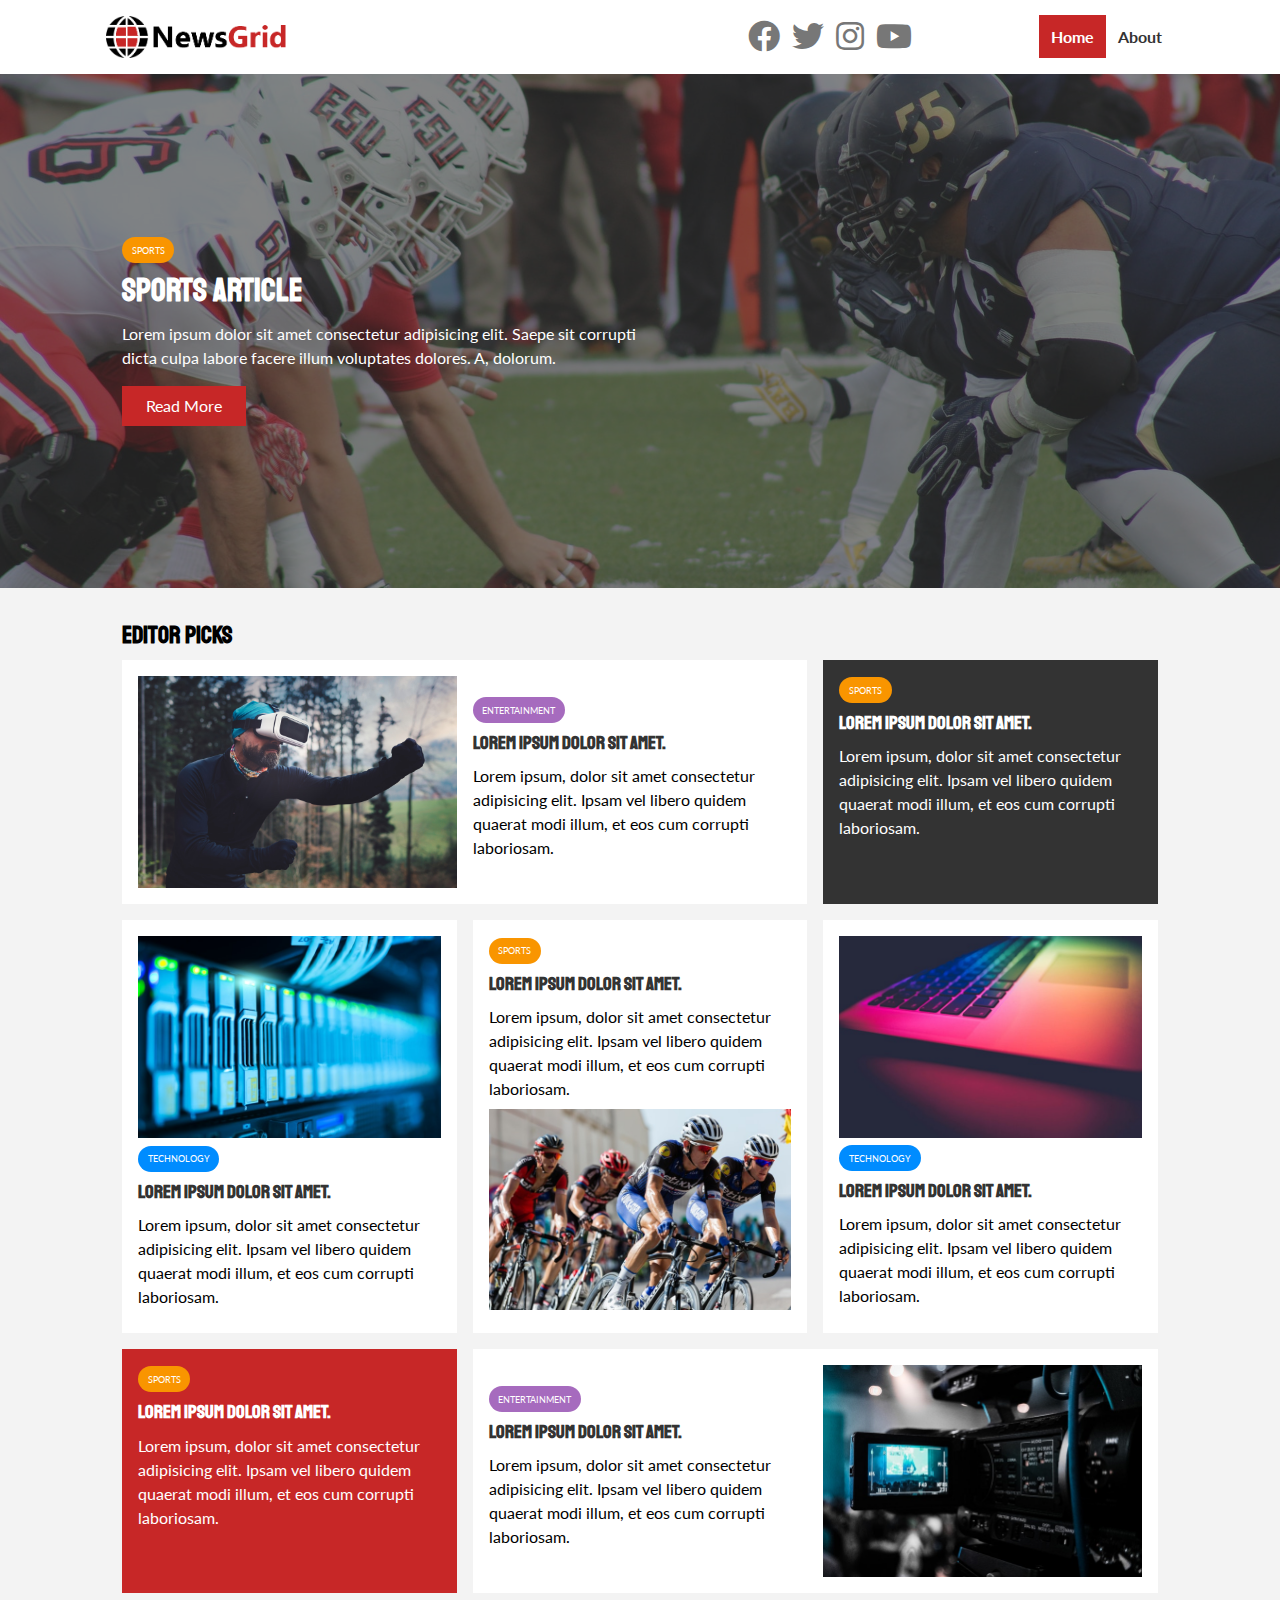
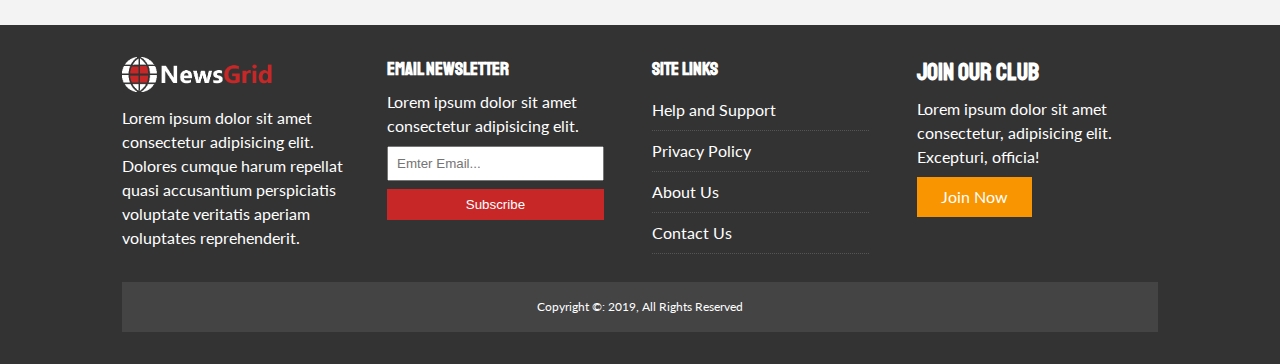
<file: index.html>
<!DOCTYPE html>
<html lang="en">
<head>
  <meta charset="UTF-8">
  <meta name="viewport" content="width=device-width, initial-scale=1.0">
  <meta http-equiv="X-UA-Compatible" content="ie=edge">
  
  <!--Stylesheets-->
  <link rel="stylesheet" href="https://use.fontawesome.com/releases/v5.6.1/css/all.css" crossorigin="anonymous">
  <link href="https://fonts.googleapis.com/css?family=Lato|Staatliches&display=swap" rel="stylesheet">
  <link rel="stylesheet" href="css/style.css">
  <link rel="stylesheet" media="screen and (max-width: 768px)" href="css/mobile.css">
  <link rel="shortcut icon" type="image/x-icon" href="favicon.ico">

  <title>News Grid | Latest News</title>
</head>

<body>
<!--Navbar-->
  <nav id="main-nav">
    <div class="container">
      <img src="img/logo.png" alt="NewsGrid" class="logo">
      <div class="social">
        <a href="#"><i class="fab fa-facebook fa-2x"></i></a>
        <a href="#"><i class="fab fa-twitter fa-2x"></i></a>
        <a href="#"><i class="fab fa-instagram fa-2x"></i></a>
        <a href="#"><i class="fab fa-youtube fa-2x"></i></a>
      </div>
      <ul>
        <li><a href="index.html" class="current">Home</a></li>
        <li><a href="about.html">About</a></li>
      </ul>
    </div>
  </nav>

<!--Showcase-->
<header id="showcase">
  <div class="container">
   <!--text and button inside header-->
    <div class="showcase-container">
      <div class="showcase-content">
        <div class="category category-sports">Sports</div>
        <h1>Sports Article</h1>
        <p>Lorem ipsum dolor sit amet consectetur adipisicing elit. Saepe sit corrupti dicta culpa labore facere illum voluptates dolores. A, dolorum.</p>
        <a href="article.html" class="btn btn-primary">Read More</a>
      </div>  
    </div>
  </div>
</header>

<!--Home Articles-->
<section id="home-articles" class="py-2">
  <div class="container">
    <h2>Editor Picks</h2>
    <div class="articles-container">
    <!--This will be a grid item (within a grid)-->
    <!--1 ent-->
      <article class="card">
        <img src="img/articles/ent1.jpg" alt="">
          <div>
            <div class="category category-ent">Entertainment</div>
            <h3>
              <a href="article.html">Lorem ipsum dolor sit amet.</a>
            </h3>
            <p>Lorem ipsum, dolor sit amet consectetur adipisicing elit. Ipsam vel libero quidem quaerat modi illum, et eos cum corrupti laboriosam.</p>
          </div>
      </article>

        <!--2 sports, not a grid-->
        <article class="card bg-dark">
          <div class="category category-sports">Sports</div>
          <h3>
            <a href="article.html">Lorem ipsum dolor sit amet.</a>
          </h3>
          <p>Lorem ipsum, dolor sit amet consectetur adipisicing elit. Ipsam vel libero quidem quaerat modi illum, et eos cum corrupti laboriosam.</p> 
        </article>

         <!--3 Tech--> 
        <article class="card">
          <img src="img/articles/tech1.jpg" alt="">
          <div class="category category-tech">Technology</div>
          <h3>
            <a href="article.html">Lorem ipsum dolor sit amet.</a>
           </h3>
           <p>Lorem ipsum, dolor sit amet consectetur adipisicing elit. Ipsam vel libero quidem quaerat modi illum, et eos cum corrupti laboriosam.</p> 
        </article>

        <!--4 Sports 2-->
        <article class="card">
          <div class="category category-sports">Sports</div>
          <h3>
            <a href="article.html">Lorem ipsum dolor sit amet.</a>
           </h3>
           <p>Lorem ipsum, dolor sit amet consectetur adipisicing elit. Ipsam vel libero quidem quaerat modi illum, et eos cum corrupti laboriosam.</p> 
           <img src="img/articles/sports1.jpg" alt="">
        </article>

        <!--5 Tech 2-->
        <article class="card">
          <img src="img/articles/tech2.jpg" alt="">
          <div class="category category-tech">Technology</div>
          <h3>
            <a href="article.html">Lorem ipsum dolor sit amet.</a>
           </h3>
           <p>Lorem ipsum, dolor sit amet consectetur adipisicing elit. Ipsam vel libero quidem quaerat modi illum, et eos cum corrupti laboriosam.</p> 
        </article>

        <!--6 Sports 3-->
        <article class="card bg-primary">
          <div class="category category-sports">Sports</div>
          <h3>
            <a href="article.html">Lorem ipsum dolor sit amet.</a>
          </h3>
          <p>Lorem ipsum, dolor sit amet consectetur adipisicing elit. Ipsam vel libero quidem quaerat modi illum, et eos cum corrupti laboriosam.</p> 
        </article>

        <!--7 ent 2, grid in a grid-->
        <article class="card">
          <div>
            <div class="category category-ent">Entertainment</div>
            <h3>
              <a href="article.html">Lorem ipsum dolor sit amet.</a>
            </h3>
            <p>Lorem ipsum, dolor sit amet consectetur adipisicing elit. Ipsam vel libero quidem quaerat modi illum, et eos cum corrupti laboriosam.</p>
          </div>
          <img src="img/articles/ent2.jpg" alt="">
        </article>
     </div>
  </div>
</section>

<!--Footer-->
<footer id="main-footer" class="py-2">
  <div class="container footer-container">
    <!--5 div,4 in 1 row, and 1 span all the way-->
    <div>
      <img src="img/logo_light.png" alt="">
      <p>Lorem ipsum dolor sit amet consectetur adipisicing elit. Dolores cumque harum repellat quasi accusantium perspiciatis voluptate veritatis aperiam voluptates reprehenderit.</p>
    </div>
    <div>
      <h3>Email Newsletter</h3>
      <p>Lorem ipsum dolor sit amet consectetur adipisicing elit.</p>
      <form name="contact" method="POST" data-netlify="true">
        <input type="email" name="email" placeholder="Emter Email...">
        <input type="submit" value="Subscribe" class="btn btn-primary">
      </form>
    </div>
    <div>
      <h3>Site Links</h3>
      <ul class="list">
        <li><a href="#">Help and Support</a></li>
        <li><a href="#">Privacy Policy</a></li>
        <li><a href="#">About Us</a></li>
        <li><a href="#">Contact Us</a></li>
      </ul>
    </div>
    <div>
      <h2>Join Our Club</h2>
      <p>Lorem ipsum dolor sit amet consectetur, adipisicing elit. Excepturi, officia!</p>
      <a href="#" class="btn btn-secondary">Join Now</a>
    </div>
    <div>
      <p>Copyright &copy: 2019, All Rights Reserved</p>
    </div>

  </div>
</footer>

</body>
</html>
</file>
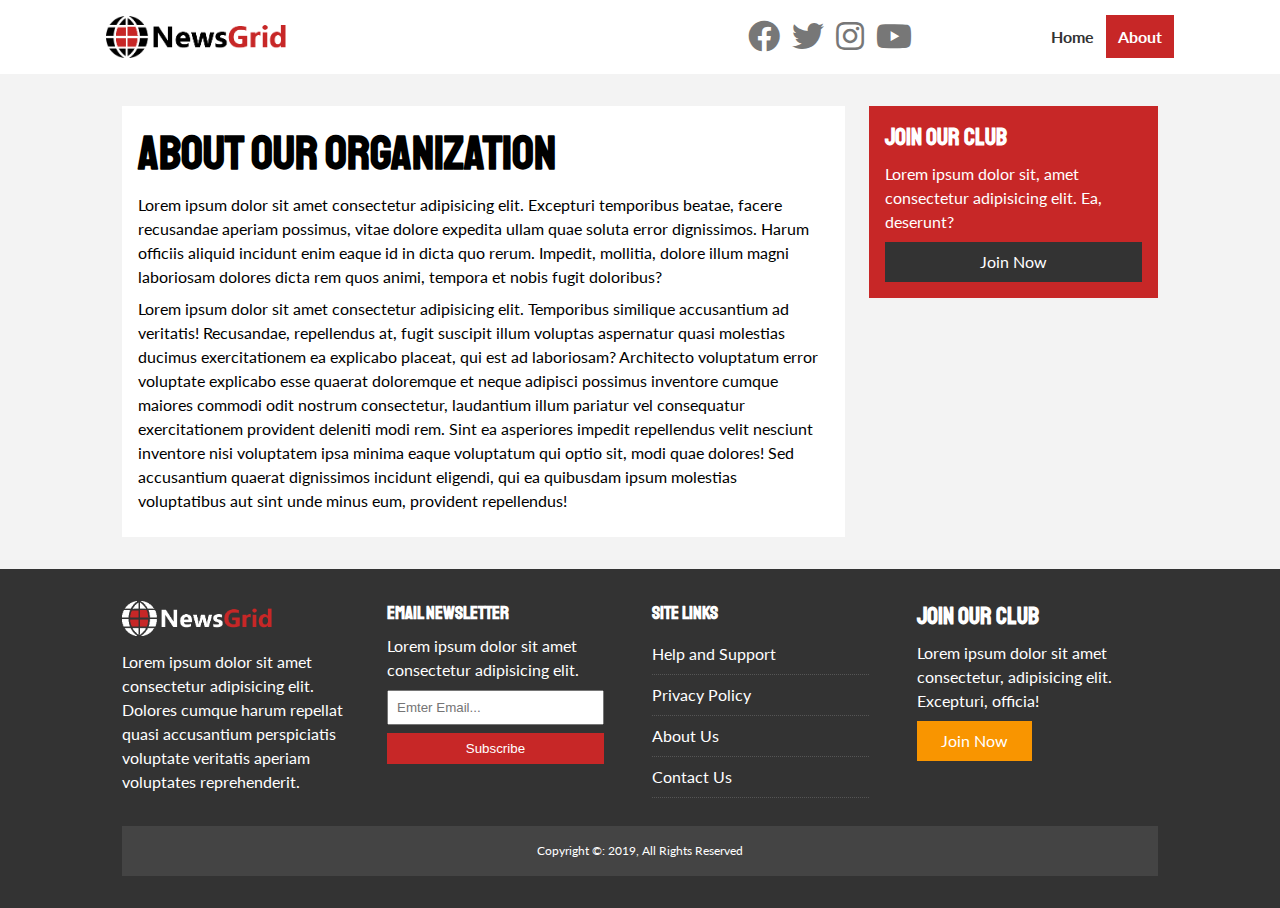
<file: about.html>
<!DOCTYPE html>
<html lang="en">
<head>
  <meta charset="UTF-8">
  <meta name="viewport" content="width=device-width, initial-scale=1.0">
  <meta http-equiv="X-UA-Compatible" content="ie=edge">
  
  <!--Stylesheets-->
  <link rel="stylesheet" href="https://use.fontawesome.com/releases/v5.6.1/css/all.css" crossorigin="anonymous">
  <link href="https://fonts.googleapis.com/css?family=Lato|Staatliches&display=swap" rel="stylesheet">
  <link rel="stylesheet" href="css/style.css">
  <link rel="stylesheet" media="screen and (max-width: 768px)" href="css/mobile.css">
  <link rel="shortcut icon" type="image/x-icon" href="favicon.ico">

  <title>News Grid | About</title>
</head>

<body>
<!--Navbar-->
  <nav id="main-nav">
    <div class="container">
      <img src="img/logo.png" alt="NewsGrid" class="logo">
      <div class="social">
        <a href="#"><i class="fab fa-facebook fa-2x"></i></a>
        <a href="#"><i class="fab fa-twitter fa-2x"></i></a>
        <a href="#"><i class="fab fa-instagram fa-2x"></i></a>
        <a href="#"><i class="fab fa-youtube fa-2x"></i></a>
      </div>
      <ul>
        <li><a href="index.html">Home</a></li>
        <li><a href="about.html" class="current">About</a></li>
      </ul>
    </div>
  </nav>

  <!--About-->
  <section id="about">
    <div class="container">
      <!--This will be our grid, I can reuse this, we will create a main page and anything else will be a sidebar-->
      <div class="page-container">
        <article class="card">
          <h1 class="l-heading">About Our Organization</h1>
          <p>Lorem ipsum dolor sit amet consectetur adipisicing elit. Excepturi temporibus beatae, facere recusandae aperiam possimus, vitae dolore expedita ullam quae soluta error dignissimos. Harum officiis aliquid incidunt enim eaque id in dicta quo rerum. Impedit, mollitia, dolore illum magni laboriosam dolores dicta rem quos animi, tempora et nobis fugit doloribus?</p>
          <p>Lorem ipsum dolor sit amet consectetur adipisicing elit. Temporibus similique accusantium ad veritatis! Recusandae, repellendus at, fugit suscipit illum voluptas aspernatur quasi molestias ducimus exercitationem ea explicabo placeat, qui est ad laboriosam? Architecto voluptatum error voluptate explicabo esse quaerat doloremque et neque adipisci possimus inventore cumque maiores commodi odit nostrum consectetur, laudantium illum pariatur vel consequatur exercitationem provident deleniti modi rem. Sint ea asperiores impedit repellendus velit nesciunt inventore nisi voluptatem ipsa minima eaque voluptatum qui optio sit, modi quae dolores! Sed accusantium quaerat dignissimos incidunt eligendi, qui ea quibusdam ipsum molestias voluptatibus aut sint unde minus eum, provident repellendus!</p>
        </article>

        <!--Sidebar-->
        <aside class="card bg-primary">
          <h2>Join Our Club</h2>
          <p>Lorem ipsum dolor sit, amet consectetur adipisicing elit. Ea, deserunt?</p>
          <a href="#" class="btn btn-dark btn-block">Join Now</a>
        </aside>
      </div>
    </div>
  </section>

  <!--Footer-->
  <footer id="main-footer" class="py-2">
    <div class="container footer-container">
      <!--5 div,4 in 1 row, and 1 span all the way-->
      <div>
        <img src="img/logo_light.png" alt="">
        <p>Lorem ipsum dolor sit amet consectetur adipisicing elit. Dolores cumque harum repellat quasi accusantium perspiciatis voluptate veritatis aperiam voluptates reprehenderit.</p>
      </div>
      <div>
        <h3>Email Newsletter</h3>
        <p>Lorem ipsum dolor sit amet consectetur adipisicing elit.</p>
        <form name="contact" method="POST" data-netlify="true">
          <input name="email" type="email" placeholder="Emter Email...">
          <input type="submit" value="Subscribe" class="btn btn-primary">
        </form>
      </div>
      <div>
        <h3>Site Links</h3>
        <ul class="list">
          <li><a href="#">Help and Support</a></li>
          <li><a href="#">Privacy Policy</a></li>
          <li><a href="#">About Us</a></li>
          <li><a href="#">Contact Us</a></li>
        </ul>
      </div>
      <div>
        <h2>Join Our Club</h2>
        <p>Lorem ipsum dolor sit amet consectetur, adipisicing elit. Excepturi, officia!</p>
        <a href="#" class="btn btn-secondary">Join Now</a>
      </div>
      <div>
        <p>Copyright &copy: 2019, All Rights Reserved</p>
      </div>
  
    </div>
  </footer>
</body>
</html>
</file>
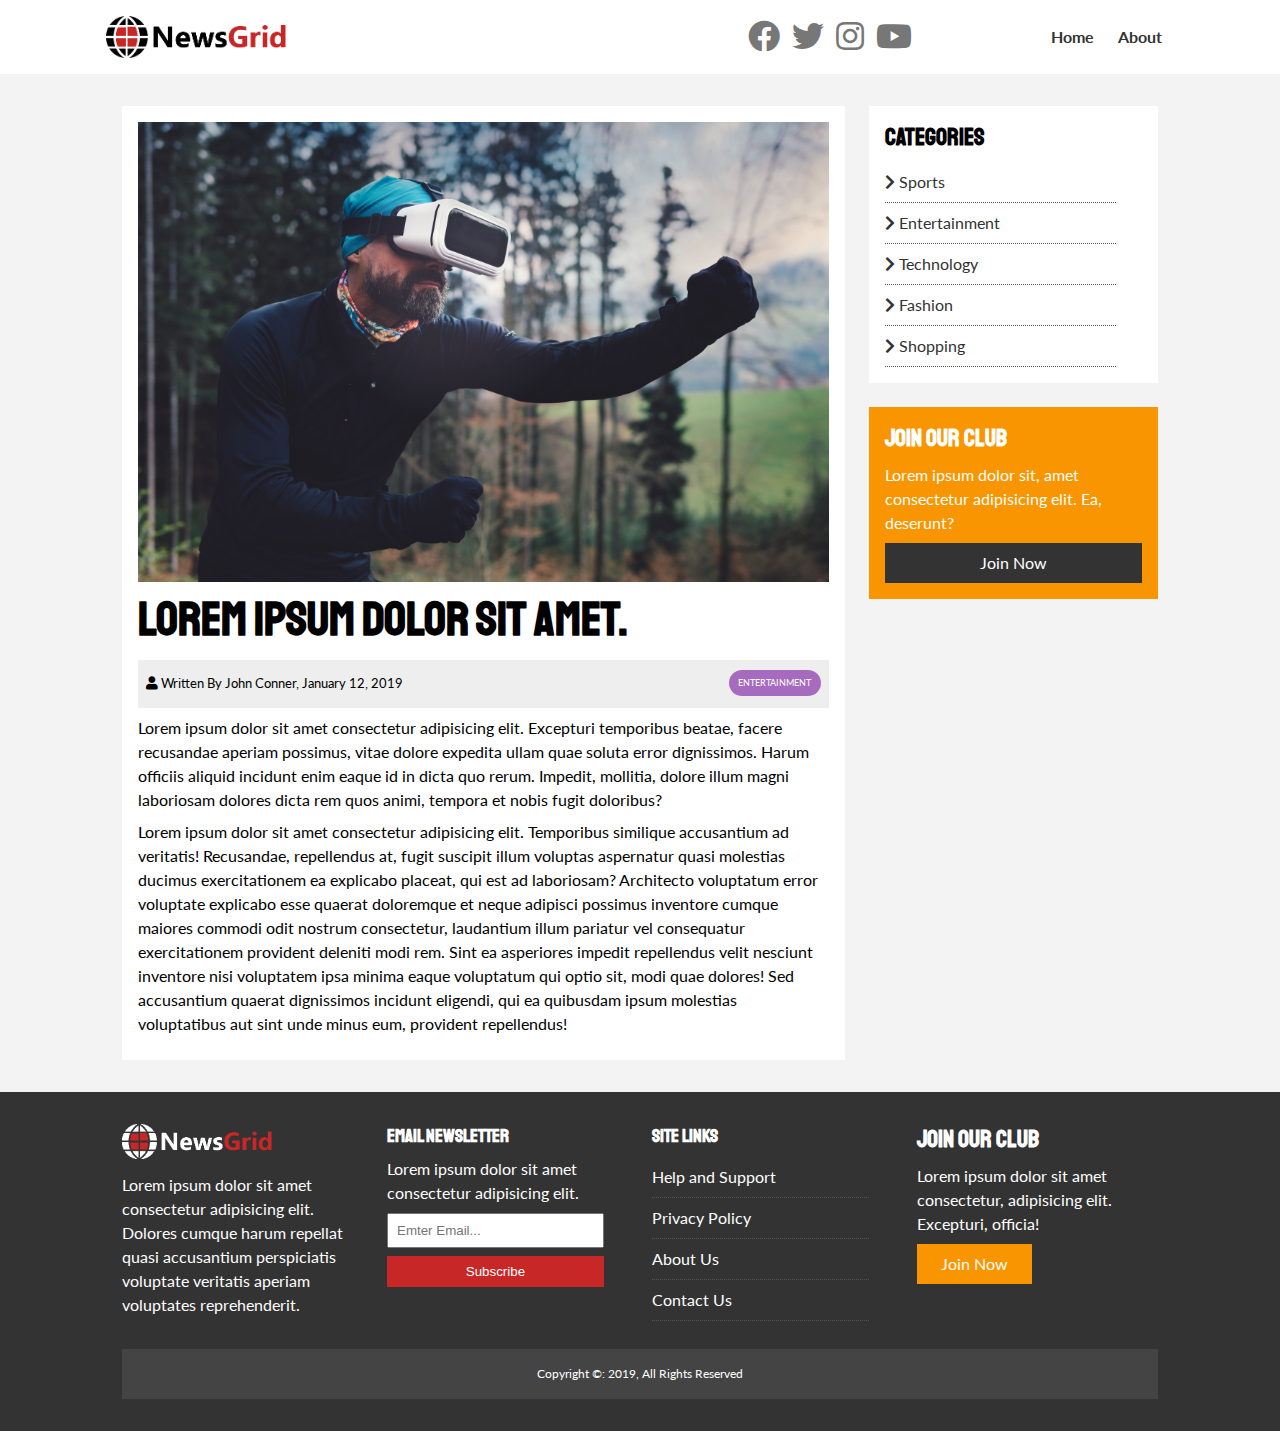
<file: article.html>
<!DOCTYPE html>
<html lang="en">
<head>
  <meta charset="UTF-8">
  <meta name="viewport" content="width=device-width, initial-scale=1.0">
  <meta http-equiv="X-UA-Compatible" content="ie=edge">
  
  <!--Stylesheets-->
  <link rel="stylesheet" href="https://use.fontawesome.com/releases/v5.6.1/css/all.css" crossorigin="anonymous">
  <link href="https://fonts.googleapis.com/css?family=Lato|Staatliches&display=swap" rel="stylesheet">
  <link rel="stylesheet" href="css/style.css">
  <link rel="stylesheet" media="screen and (max-width: 768px)" href="css/mobile.css">
  <link rel="shortcut icon" type="image/x-icon" href="favicon.ico">

  <title>News Grid | Latest News</title>
</head>

<body>
<!--Navbar-->
  <nav id="main-nav">
    <div class="container">
      <img src="img/logo.png" alt="NewsGrid" class="logo">
      <div class="social">
        <a href="#"><i class="fab fa-facebook fa-2x"></i></a>
        <a href="#"><i class="fab fa-twitter fa-2x"></i></a>
        <a href="#"><i class="fab fa-instagram fa-2x"></i></a>
        <a href="#"><i class="fab fa-youtube fa-2x"></i></a>
      </div>
      <ul>
        <li><a href="index.html">Home</a></li>
        <li><a href="about.html">About</a></li>
      </ul>
    </div>
  </nav>

  
  <!--About-->
  <section id="article">
      <div class="container">
        <!--This will be our grid, I can reuse this, we will create a main page and anything else will be a sidebar-->
        <div class="page-container">
          <article class="card">
            <img src="img/articles/ent1.jpg" alt="">
            <h1 class="l-heading">Lorem ipsum dolor sit amet.</h1>
            <div class="meta">
              <small>
                <i class="fas fa-user"></i> Written By John Conner, January 12, 2019
              </small>
              <div class="category category-ent">Entertainment</div>
            </div>
            <p>Lorem ipsum dolor sit amet consectetur adipisicing elit. Excepturi temporibus beatae, facere recusandae aperiam possimus, vitae dolore expedita ullam quae soluta error dignissimos. Harum officiis aliquid incidunt enim eaque id in dicta quo rerum. Impedit, mollitia, dolore illum magni laboriosam dolores dicta rem quos animi, tempora et nobis fugit doloribus?</p>
            <p>Lorem ipsum dolor sit amet consectetur adipisicing elit. Temporibus similique accusantium ad veritatis! Recusandae, repellendus at, fugit suscipit illum voluptas aspernatur quasi molestias ducimus exercitationem ea explicabo placeat, qui est ad laboriosam? Architecto voluptatum error voluptate explicabo esse quaerat doloremque et neque adipisci possimus inventore cumque maiores commodi odit nostrum consectetur, laudantium illum pariatur vel consequatur exercitationem provident deleniti modi rem. Sint ea asperiores impedit repellendus velit nesciunt inventore nisi voluptatem ipsa minima eaque voluptatum qui optio sit, modi quae dolores! Sed accusantium quaerat dignissimos incidunt eligendi, qui ea quibusdam ipsum molestias voluptatibus aut sint unde minus eum, provident repellendus!</p>
          </article>
  
          <!--Sidebar-->
          <aside id="categories" class="card">
              <h2>Categories</h2>
              <ul class="list">
                <li><a href="#"><i class="fas fa-chevron-right"></i> Sports</a></li>
                <li><a href="#"><i class="fas fa-chevron-right"></i> Entertainment</a></li>
                <li><a href="#"><i class="fas fa-chevron-right"></i> Technology</a></li>
                <li><a href="#"><i class="fas fa-chevron-right"></i> Fashion</a></li>
                <li><a href="#"><i class="fas fa-chevron-right"></i> Shopping</a></li>
              </ul>
            </aside>
          <aside class="card bg-secondary">
            <h2>Join Our Club</h2>
            <p>Lorem ipsum dolor sit, amet consectetur adipisicing elit. Ea, deserunt?</p>
            <a href="#" class="btn btn-dark btn-block">Join Now</a>
          </aside>
        </div>
      </div>
    </section>
  
    
    <!--Footer-->
    <footer id="main-footer" class="py-2">
      <div class="container footer-container">
        <!--5 div,4 in 1 row, and 1 span all the way-->
        <div>
          <img src="img/logo_light.png" alt="">
          <p>Lorem ipsum dolor sit amet consectetur adipisicing elit. Dolores cumque harum repellat quasi accusantium perspiciatis voluptate veritatis aperiam voluptates reprehenderit.</p>
        </div>
        <div>
          <h3>Email Newsletter</h3>
          <p>Lorem ipsum dolor sit amet consectetur adipisicing elit.</p>
          <form name="contact" method="POST" data-netlify="true">
            <input name="email" type="email" placeholder="Emter Email...">
            <input type="submit" value="Subscribe" class="btn btn-primary">
          </form>
        </div>
        <div>
          <h3>Site Links</h3>
          <ul class="list">
            <li><a href="#">Help and Support</a></li>
            <li><a href="#">Privacy Policy</a></li>
            <li><a href="#">About Us</a></li>
            <li><a href="#">Contact Us</a></li>
          </ul>
        </div>
        <div>
          <h2>Join Our Club</h2>
          <p>Lorem ipsum dolor sit amet consectetur, adipisicing elit. Excepturi, officia!</p>
          <a href="#" class="btn btn-secondary">Join Now</a>
        </div>
        <div>
          <p>Copyright &copy: 2019, All Rights Reserved</p>
        </div>
      </div>
    </footer>
  
  </body>
</html>
</file>
<file: css/style.css>
/*variables*/
:root {
  --primary-color: #c72727;
  --secondary-color: #f99500;
  --light-color: #f3f3f3;
  --dark-color: #333;
  --max-width: 1100px;
}

.category {
  --sports-color: #f99500;
  --ent-color: #a66bbe;
  --tech-color: #008cff;
}

/*core styles*/
* {
  margin: 0;
  padding: 0;
  box-sizing: border-box;
}

body {
  font-family: 'Lato', sans-serif;
  line-height: 1.5;
  background: var(--light-color);
}

a {
  color: #333;
  text-decoration: none;
}

ul {
  list-style: none;
}

p {
  margin: .5rem 0;
}

img {
  width: 100%;
}

h1, h2, h3, h4, h5, h6 {
  font-family: 'Staatliches', cursive;
  margin-bottom: .55rem;
  line-height: 1.3;
}

/*utility classes*/
.container {
  max-width: var(--max-width);
  margin: auto;
  padding: 0 2rem;
  overflow: hidden;
}

.category {
  display: inline-block;
  color: #fff;
  font-size: 0.55rem;
  text-transform: uppercase;
  padding: 0.4rem 0.6rem;
  border-radius: 15px;
  margin-bottom: 0.5rem;
}

.category-sports { background: var(--sports-color) }
.category-tech { background: var(--tech-color) }
.category-ent { background: var(--ent-color) }

.btn {
  display: inline-block;
  border: none;
  background: var(--dark-color);
  color: #fff;
  padding: 0.5rem 1.5rem;
} 

.btn-light { background: var(--light-color) }
.btn-primary { background: var(--primary-color) }
.btn-secondary { background: var(--secondary-color) }

.btn-block {
  display: block;
  width: 100%;
  text-align: center;
}

.btn:hover {
  opacity: 0.9;
}

.card {
  background: #fff;
  padding: 1rem;
}

.bg-dark {
  background: var(--dark-color);
  color: white;
}

.bg-primary {
  background: var(--primary-color);
  color: white;
}

.bg-secondary {
  background: var(--secondary-color);
  color: white;
}

.bg-dark h1, 
.bg-dark h2, 
.bg-dark h3, 
.bg-dark a, 
.bg-primary h1, 
.bg-primary h2, 
.bg-primary h3, 
.bg-primary a, 
.bg-secondary h1, 
.bg-secondary h2, 
.bg-secondary h3, 
.bg-secondary a {
  color: #fff;
} 

.py-1 { padding: 1.5rem 0 }
.py-2 { padding: 2rem 0 }
.py-3 { padding: 3rem 0 }
.p-1 { padding: 1.5rem }
.p-2 { padding: 2rem }
.p-3 { padding: 3rem }

.l-heading {
  font-size: 3rem;
}

.list li {
  padding: .5rem 0;
  border-bottom: #555 dotted 1px;
  width: 90%;
}

.list li a:hover {
  color: var(--primary-color) !important
}

/* inner page grid container*/
.page-container {
  display: grid;
  grid-template-columns: 5fr 2fr;
  margin: 2rem 0;
  grid-gap: 1.5rem;
}

/* takes the first content area and makes it 3x longer*/
.page-container > *:first-child {
  grid-row: 1 / span 3;
}

/* Navbar */
#main-nav {
  background: #fff;
  position: sticky;
  top: 0;
  z-index: 2;
}

#main-nav .container {
  display: grid;
  grid-template-columns: 6fr 3fr 2fr;
  padding: 1rem;
  align-items: center;
}

#main-nav .logo {
  width: 180px;
}

#main-nav ul {
  justify-self: end;
  display: flex;
}

#main-nav ul li a {
  padding: .75rem;
  font-weight: bold;
}

#main-nav ul li a.current {
  background: var(--primary-color);
  color: #fff;
}

#main-nav ul li a:hover {
  background: var(--light-color);
  color: var(--dark-color);
}

#main-nav .social {
  justify-self: center;
}

#main-nav .social i {
  color: #777;
  margin-right: .5rem;
}


/*Showcase*/
#showcase {
  color: #fff;
  background: #333;
  padding: 2rem;
  position: relative;
}

#showcase:before {
  content: '';
  background: url('../img/featured.jpg') no-repeat center center/cover;
  position: absolute;
  top: 0;
  left: 0;
  width: 100%;
  height: 100%;
  opacity: 0.4;
}

#showcase .showcase-container {
  display: grid;
  grid-template-columns: repeat(2, 1fr);
  justify-content: center;
  align-items: center;
  height: 50vh;
}

#showcase .showcase-content {
  z-index: 1;
}

#showcase .showcase-content p {
  margin-bottom: 1rem;
}

/*Home Articles*/
#home-articles .articles-container {
  display: grid;
  grid-template-columns: repeat(3, 1fr);
  grid-gap: 1rem;
}

/*we are going to use first and last child to display the cards as a grid!*/
/*#home-articles .articles-container article:first-child* (can use this but other way is more flexible, that way if it's a div or article, it doesn't matter, any first element*/
#home-articles .articles-container > *:first-child {
  display: grid;
  grid-template-columns: repeat(2, 1fr);
  grid-gap: 1rem;
  /*use grid span*/
  grid-column: 1 / span 2;
  align-items: center;
}

#home-articles .articles-container > *:last-child {
  display: grid;
  grid-template-columns: repeat(2, 1fr);
  grid-gap: 1rem;
  /*use grid span*/
  grid-column: 2 / span 2;
  align-items: center;
}

#article .meta {
  display: flex;
  justify-content: space-between;
  align-items: center;
  background: #eee;
  padding: 0.25rem 0.5rem;
}

#article .meta .category {
  margin-top: 0.4rem;
}
/*Footer*/
#main-footer {
  background: var(--dark-color);
  color: white;
}

#main-footer img {
  width: 150px;
}

#main-footer a {
  color: white;
}

#main-footer .footer-container {
  display: grid;
  grid-template-columns: repeat(4, 1fr);
  grid-gap: 1.5rem;
}

#main-footer .footer-container > *:last-child {
  background: #444;
  grid-column: 1 / span 4;
  text-align: center;
  padding: .5rem;
  font-size: 0.75rem;
}

/*can specify the input type*/
#main-footer .footer-container input[type="email"] {
  width: 90%;
  padding: 0.5rem;
  margin-bottom: 0.5rem;
}

#main-footer .footer-container input[type="submit"] {
  width: 90%;
}
</file>
<file: css/mobile.css>
/* Navigation */
#main-nav .social {
  display:none;
}

#main-nav .container {
  grid-template-columns: 1fr;
  grid-gap: 1.2rem;
}

#main-nav ul, #main-nav .logo {
  justify-self: center;
}

#main-nav ul li a {
  padding: 0.50rem;
}

#home-articles .articles-container {
  grid-template-columns: repeat(2, 1fr);
}

#home-articles .articles-container > *:first-child, #home-articles .articles-container > *:last-child {
  grid-template-columns: 1fr;
  /*remove span and this is default */
  grid-column: 1;
}

/*smartphone*/
@media(max-width: 600px) {
  /*stack grid items */
  #showcase .showcase-container, #home-articles .articles-container, #main-footer .footer-container, .page-container {
    grid-template-columns: 1fr;
  }

  #main-footer .footer-container > *:last-child {
    grid-column: 1;
  }

  #main-footer .footer-container > *:first-child, #main-footer .footer-container > *:nth-child(2) {
    border-bottom: #444 dotted 1px;
    padding-bottom: 1rem;
  }

  .page-container {
    text-align: center;
    grid-row: 1;
  }

  #article .meta {
    flex-direction: column;
  }

  .l-heading {
    font-size: 2rem;
  }
}
</file>
